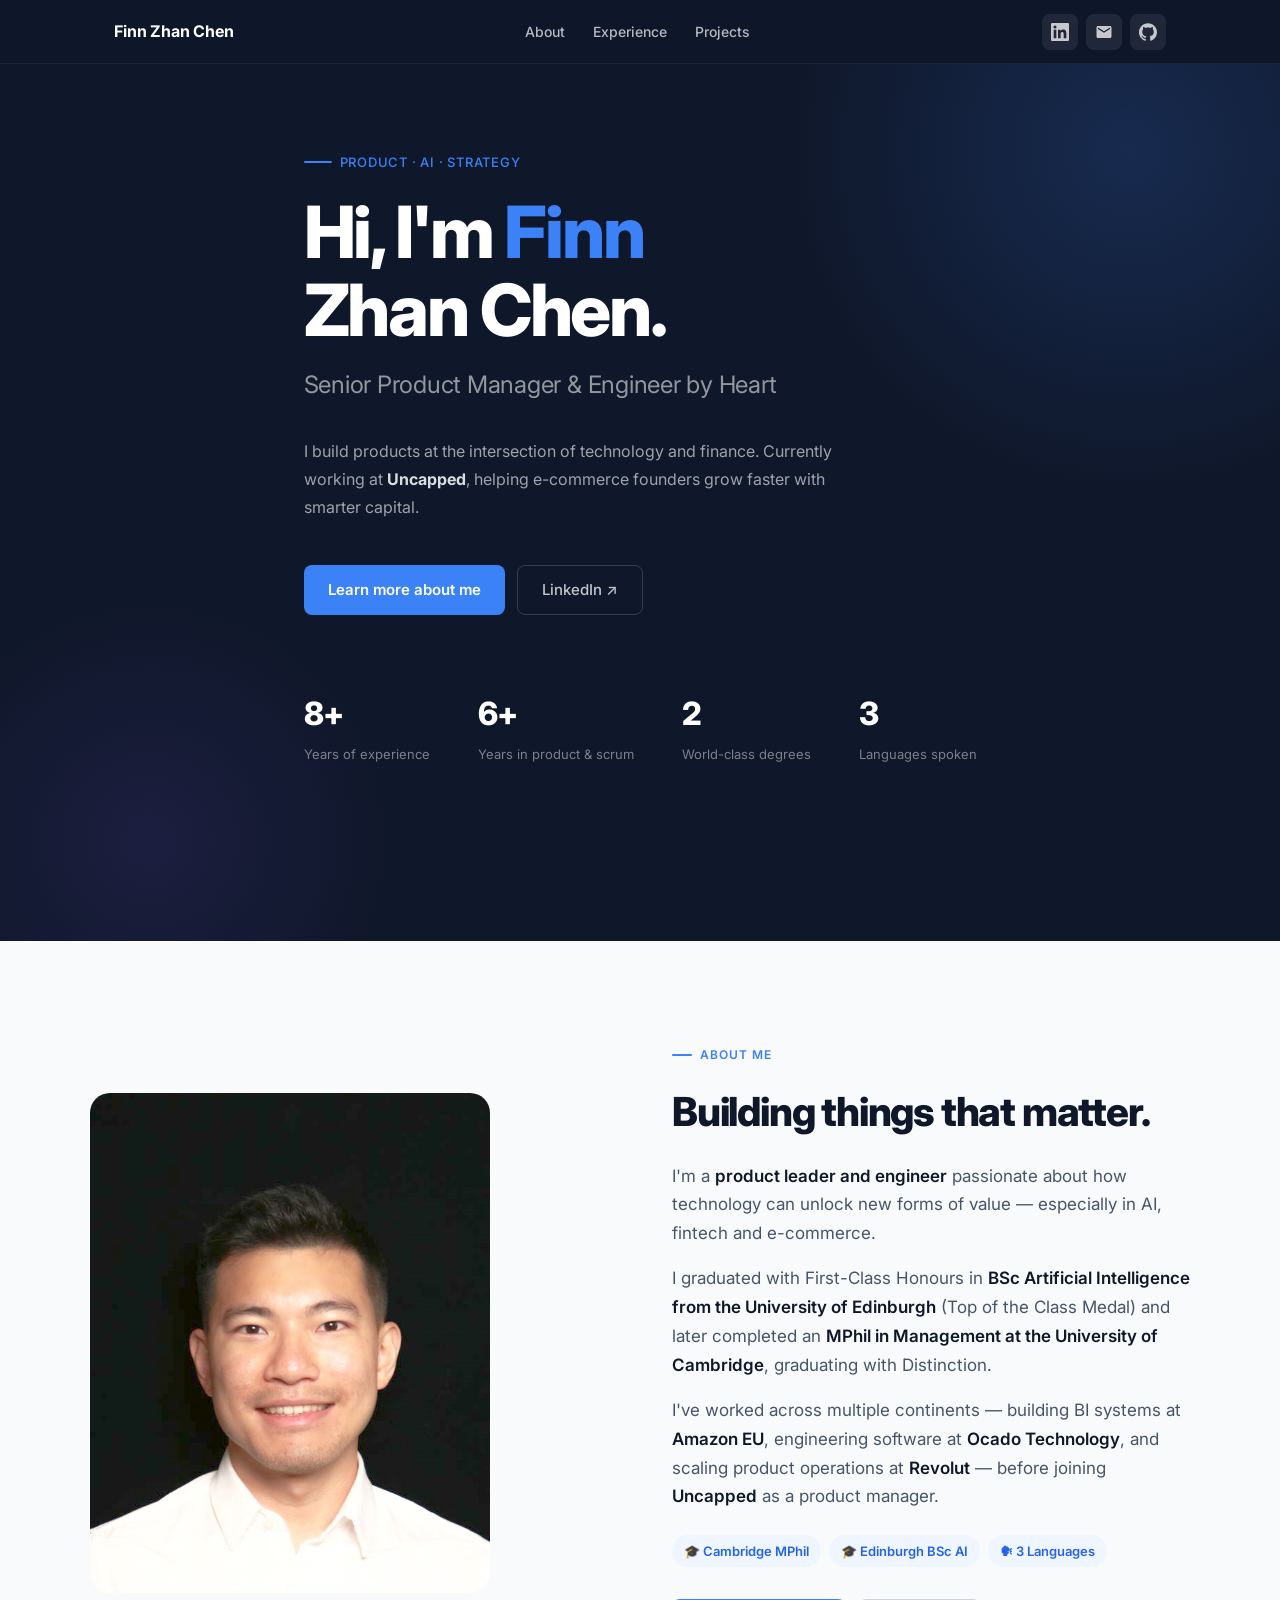
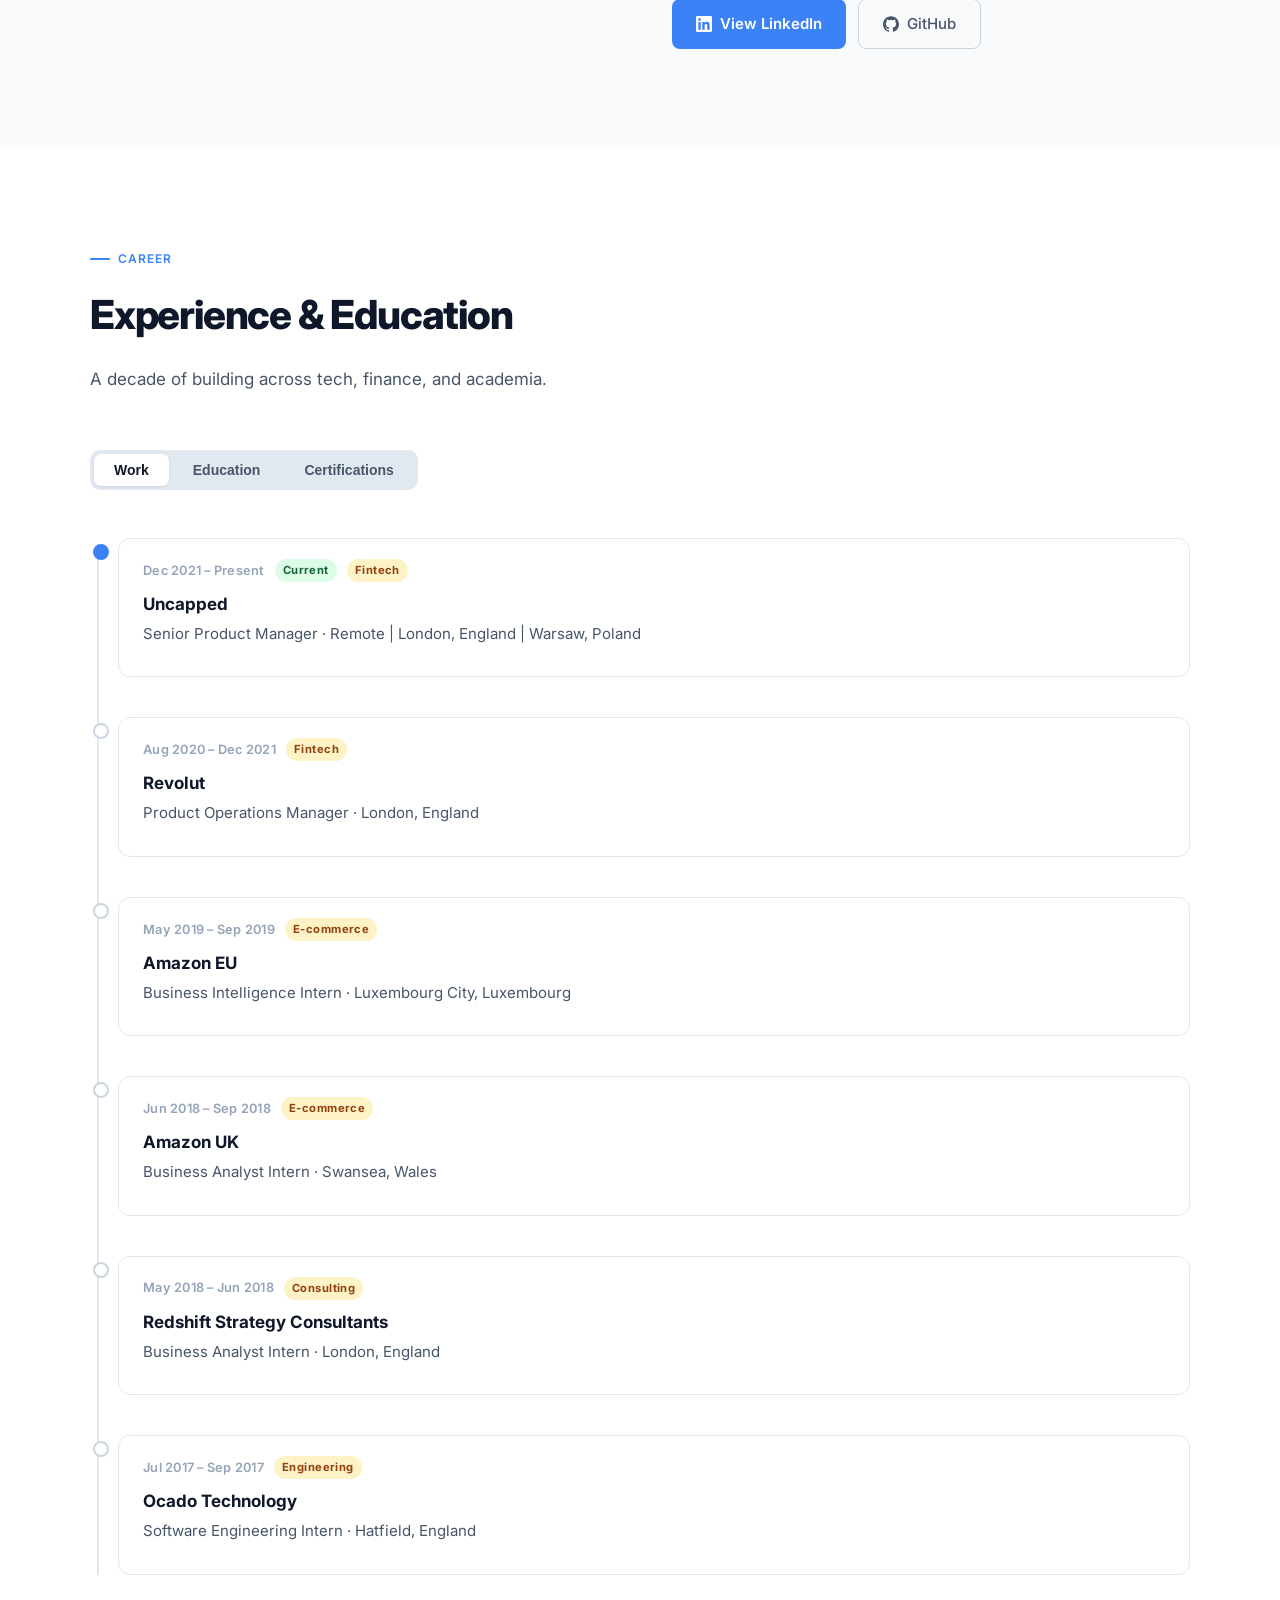
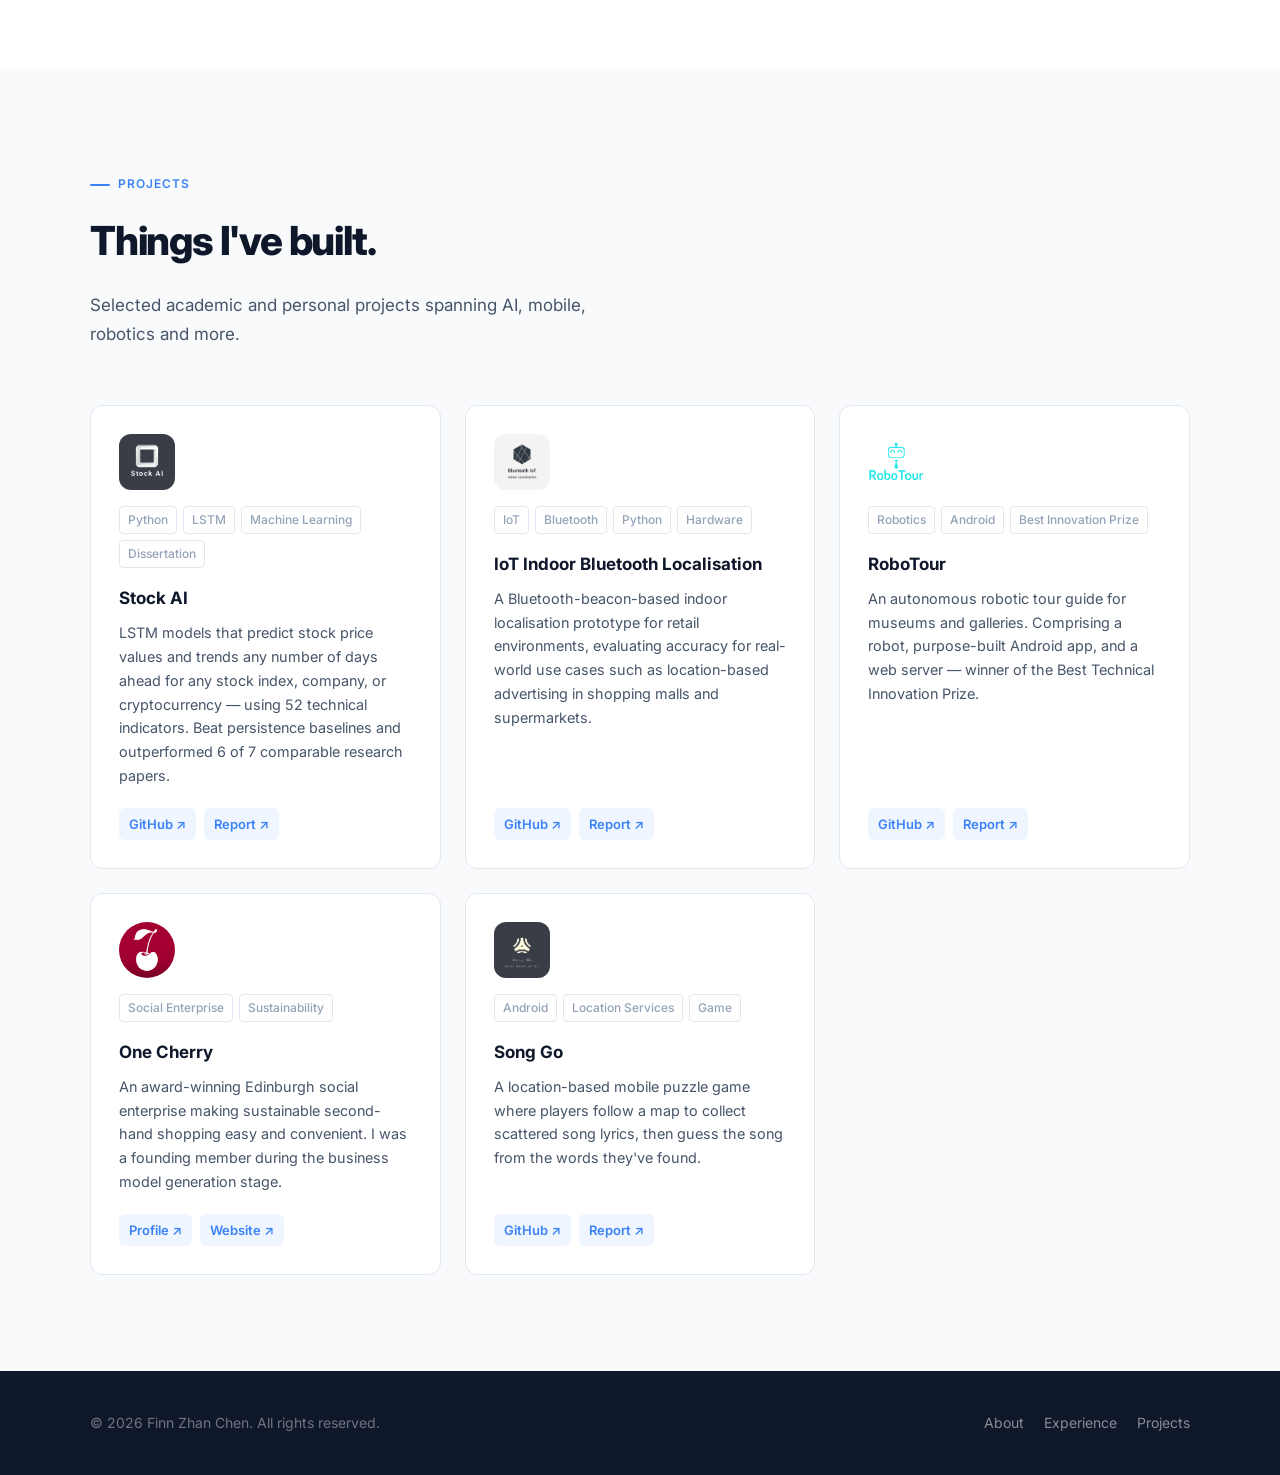
<file: index.html>
<!DOCTYPE html>
<html lang="en">
<head>
  <meta charset="utf-8">
  <meta name="viewport" content="width=device-width, initial-scale=1">
  <title>Finn Zhan Chen | AI &amp; Product Management Consultant · Scrum Expert</title>
  <meta name="description" content="10x full-stack Senior Product Manager and AI consultant — spanning product, engineering, and design. 8+ years of experience. Specialising in AI strategy, product management consulting, and Agile/Scrum. Cambridge MPhil · Edinburgh BSc AI · Ex-Revolut, Amazon, Uncapped.">
  <meta name="author" content="Finn Zhan Chen">
  <meta name="robots" content="index, follow">
  <link rel="canonical" href="https://finnzhanchen.com">

  <!-- Open Graph -->
  <meta property="og:type" content="profile"/>
  <meta property="og:site_name" content="Finn Zhan Chen"/>
  <meta property="og:title" content="Finn Zhan Chen | AI &amp; Product Management Consultant"/>
  <meta property="og:description" content="10x Senior Product Manager and AI consultant with 8+ years of experience. Specialising in AI strategy, product management, and Agile/Scrum. Cambridge MPhil · Edinburgh BSc AI · Ex-Revolut, Amazon."/>
  <meta property="og:url" content="https://finnzhanchen.com"/>
  <meta property="og:image" content="https://finnzhanchen.com/images/finn-headshot.jpg"/>
  <meta property="og:locale" content="en_GB"/>
  <meta property="profile:first_name" content="Finn"/>
  <meta property="profile:last_name" content="Zhan Chen"/>

  <!-- Twitter Card -->
  <meta name="twitter:card" content="summary_large_image">
  <meta name="twitter:title" content="Finn Zhan Chen | AI &amp; Product Management Consultant">
  <meta name="twitter:description" content="Senior Product Manager and AI consultant. Specialising in AI strategy, product management, and Agile/Scrum. Cambridge · Edinburgh · Ex-Revolut, Amazon.">
  <meta name="twitter:image" content="https://finnzhanchen.com/images/finn-headshot.jpg">

  <!-- Structured Data -->
  <script type="application/ld+json">
  {
    "@context": "https://schema.org",
    "@graph": [
      {
        "@type": "Person",
        "@id": "https://finnzhanchen.com/#person",
        "name": "Finn Zhan Chen",
        "url": "https://finnzhanchen.com",
        "image": "https://finnzhanchen.com/images/finn-headshot.jpg",
        "jobTitle": "Senior Product Manager & AI Consultant",
        "description": "10x full-stack product manager and AI consultant with 8+ years of experience across product, engineering, and design. Specialising in AI strategy, product management consulting, and Agile/Scrum.",
        "knowsAbout": [
          "Artificial Intelligence",
          "AI Strategy",
          "AI Consulting",
          "Product Management",
          "Product Management Consulting",
          "10x Product Manager",
          "10x Full Stack Product Manager",
          "Full Stack Product Manager",
          "Product Engineering",
          "Product Design",
          "Agile",
          "Scrum",
          "Fintech",
          "E-commerce",
          "Machine Learning",
          "Business Intelligence",
          "Strategy"
        ],
        "alumniOf": [
          {
            "@type": "CollegeOrUniversity",
            "name": "University of Cambridge",
            "url": "https://www.cam.ac.uk"
          },
          {
            "@type": "CollegeOrUniversity",
            "name": "University of Edinburgh",
            "url": "https://www.ed.ac.uk"
          }
        ],
        "worksFor": {
          "@type": "Organization",
          "name": "Uncapped"
        },
        "sameAs": [
          "https://uk.linkedin.com/in/finnzhanchen",
          "https://github.com/FinnZC"
        ]
      },
      {
        "@type": "WebSite",
        "@id": "https://finnzhanchen.com/#website",
        "url": "https://finnzhanchen.com",
        "name": "Finn Zhan Chen",
        "description": "AI consultant and product management expert. Consulting services in AI strategy, product management, and Scrum.",
        "author": { "@id": "https://finnzhanchen.com/#person" }
      }
    ]
  }
  </script>

  <link href="./images/zhanchenicon.png" rel="icon">
  <link href="https://fonts.googleapis.com/css2?family=Inter:wght@300;400;500;600;700;800&display=swap" rel="stylesheet">
  <style>
    *, *::before, *::after { box-sizing: border-box; margin: 0; padding: 0; }

    :root {
      --bg: #ffffff;
      --bg-subtle: #F8FAFC;
      --bg-card: #ffffff;
      --hero-bg: #0F172A;
      --text-primary: #0F172A;
      --text-secondary: #475569;
      --text-muted: #94A3B8;
      --accent: #3B82F6;
      --accent-hover: #2563EB;
      --accent-light: #EFF6FF;
      --border: #E2E8F0;
      --border-strong: #CBD5E1;
      --radius: 12px;
      --radius-sm: 8px;
      --shadow-sm: 0 1px 3px rgba(0,0,0,.06), 0 1px 2px rgba(0,0,0,.04);
      --shadow: 0 4px 16px rgba(0,0,0,.08);
      --shadow-lg: 0 20px 40px rgba(0,0,0,.10);
      --nav-h: 64px;
      --max-w: 1100px;
    }

    html { scroll-behavior: smooth; font-size: 16px; }

    body {
      font-family: 'Inter', -apple-system, BlinkMacSystemFont, sans-serif;
      background: var(--bg);
      color: var(--text-primary);
      line-height: 1.7;
      -webkit-font-smoothing: antialiased;
    }

    /* ── NAV ── */
    nav {
      position: fixed;
      top: 0; left: 0; right: 0;
      height: var(--nav-h);
      z-index: 1000;
      background: rgba(15, 23, 42, 0.96);
      backdrop-filter: blur(12px);
      border-bottom: 1px solid rgba(255,255,255,.06);
      display: flex;
      align-items: center;
    }
    .nav-inner {
      max-width: var(--max-w);
      margin: 0 auto;
      padding: 0 24px;
      width: 100%;
      display: flex;
      align-items: center;
      justify-content: space-between;
    }
    .nav-logo {
      display: flex;
      align-items: center;
      gap: 10px;
      text-decoration: none;
      color: #fff;
      font-weight: 700;
      font-size: 1rem;
      letter-spacing: -.01em;
    }
    .nav-logo img { height: 32px; width: 32px; border-radius: 6px; }
    .nav-links {
      display: flex;
      align-items: center;
      gap: 4px;
      list-style: none;
    }
    .nav-links a {
      text-decoration: none;
      color: rgba(255,255,255,.70);
      font-size: .875rem;
      font-weight: 500;
      padding: 6px 12px;
      border-radius: 6px;
      transition: color .15s, background .15s;
    }
    .nav-links a:hover { color: #fff; background: rgba(255,255,255,.08); }
    .nav-socials {
      display: flex;
      align-items: center;
      gap: 8px;
    }
    .nav-socials a {
      display: flex;
      align-items: center;
      justify-content: center;
      width: 36px; height: 36px;
      border-radius: 8px;
      background: rgba(255,255,255,.07);
      transition: background .15s;
      color: rgba(255,255,255,.75);
    }
    .nav-socials a:hover { background: rgba(255,255,255,.14); color: #fff; }
    .nav-socials svg { width: 18px; height: 18px; fill: currentColor; }
    .hamburger {
      display: none;
      flex-direction: column;
      gap: 5px;
      cursor: pointer;
      padding: 6px;
    }
    .hamburger span {
      display: block;
      width: 22px; height: 2px;
      background: rgba(255,255,255,.8);
      border-radius: 2px;
      transition: .3s;
    }

    /* ── HERO ── */
    #hero {
      background: var(--hero-bg);
      min-height: 100vh;
      display: flex;
      align-items: center;
      padding-top: var(--nav-h);
      position: relative;
      overflow: hidden;
    }
    #hero::before {
      content: '';
      position: absolute;
      top: -200px; right: -200px;
      width: 700px; height: 700px;
      background: radial-gradient(circle, rgba(59,130,246,.18) 0%, transparent 70%);
      pointer-events: none;
    }
    #hero::after {
      content: '';
      position: absolute;
      bottom: -150px; left: -100px;
      width: 500px; height: 500px;
      background: radial-gradient(circle, rgba(139,92,246,.10) 0%, transparent 70%);
      pointer-events: none;
    }
    .hero-inner {
      max-width: var(--max-w);
      margin: 0 auto;
      padding: 80px 24px;
      position: relative;
      z-index: 1;
    }
    .hero-tag {
      display: inline-flex;
      align-items: center;
      gap: 8px;
      font-size: .8125rem;
      font-weight: 500;
      color: var(--accent);
      letter-spacing: .06em;
      text-transform: uppercase;
      margin-bottom: 20px;
    }
    .hero-tag::before {
      content: '';
      display: inline-block;
      width: 28px; height: 2px;
      background: var(--accent);
      border-radius: 2px;
    }
    .hero-name {
      font-size: clamp(2.5rem, 6vw, 4.5rem);
      font-weight: 800;
      color: #fff;
      line-height: 1.08;
      letter-spacing: -.03em;
      margin-bottom: 16px;
    }
    .hero-name span { color: var(--accent); }
    .hero-role {
      font-size: clamp(1.1rem, 2.5vw, 1.5rem);
      font-weight: 400;
      color: rgba(255,255,255,.55);
      margin-bottom: 32px;
      letter-spacing: -.01em;
    }
    .hero-bio {
      max-width: 580px;
      font-size: 1rem;
      color: rgba(255,255,255,.60);
      line-height: 1.75;
      margin-bottom: 44px;
    }
    .hero-ctas {
      display: flex;
      gap: 12px;
      flex-wrap: wrap;
    }
    .btn-primary {
      display: inline-flex;
      align-items: center;
      gap: 8px;
      padding: 12px 24px;
      background: var(--accent);
      color: #fff;
      text-decoration: none;
      border-radius: var(--radius-sm);
      font-size: .9375rem;
      font-weight: 600;
      transition: background .15s, transform .1s;
    }
    .btn-primary:hover { background: var(--accent-hover); transform: translateY(-1px); }
    .btn-ghost {
      display: inline-flex;
      align-items: center;
      gap: 8px;
      padding: 11px 24px;
      background: transparent;
      color: rgba(255,255,255,.75);
      text-decoration: none;
      border-radius: var(--radius-sm);
      font-size: .9375rem;
      font-weight: 500;
      border: 1px solid rgba(255,255,255,.16);
      transition: background .15s, color .15s;
    }
    .btn-ghost:hover { background: rgba(255,255,255,.06); color: #fff; }
    .hero-stats {
      margin-top: 72px;
      display: flex;
      gap: 48px;
      flex-wrap: wrap;
    }
    .hero-stat-value {
      font-size: 2rem;
      font-weight: 800;
      color: #fff;
      letter-spacing: -.03em;
    }
    .hero-stat-label {
      font-size: .8125rem;
      color: rgba(255,255,255,.45);
      margin-top: 2px;
    }

    /* ── SHARED SECTION STYLES ── */
    section { padding: 96px 24px; }
    section:nth-child(even) { background: var(--bg-subtle); }
    .section-inner {
      max-width: var(--max-w);
      margin: 0 auto;
    }
    .section-label {
      display: inline-flex;
      align-items: center;
      gap: 8px;
      font-size: .75rem;
      font-weight: 600;
      color: var(--accent);
      letter-spacing: .08em;
      text-transform: uppercase;
      margin-bottom: 12px;
    }
    .section-label::before {
      content: '';
      display: inline-block;
      width: 20px; height: 2px;
      background: var(--accent);
      border-radius: 2px;
    }
    .section-heading {
      font-size: clamp(1.75rem, 4vw, 2.5rem);
      font-weight: 800;
      letter-spacing: -.03em;
      color: var(--text-primary);
      margin-bottom: 16px;
    }
    .section-sub {
      font-size: 1.0625rem;
      color: var(--text-secondary);
      max-width: 540px;
      margin-bottom: 56px;
    }

    /* ── ABOUT ── */
    .about-grid {
      display: grid;
      grid-template-columns: 1fr 1fr;
      gap: 64px;
      align-items: center;
    }
    .about-photo-wrap {
      position: relative;
    }
    .about-photo {
      width: 100%;
      max-width: 400px;
      border-radius: 20px;
      display: block;
      object-fit: cover;
      aspect-ratio: 4/5;
    }
    .about-photo-accent {
      position: absolute;
      bottom: -20px;
      right: -20px;
      width: 60%;
      height: 60%;
      border-radius: 16px;
      background: var(--accent-light);
      border: 3px solid var(--accent);
      z-index: -1;
      opacity: .4;
    }
    .about-chips {
      display: flex;
      flex-wrap: wrap;
      gap: 8px;
      margin-top: 24px;
    }
    .chip {
      display: inline-flex;
      align-items: center;
      gap: 6px;
      padding: 5px 12px;
      background: var(--accent-light);
      color: var(--accent-hover);
      border-radius: 20px;
      font-size: .8125rem;
      font-weight: 600;
    }
    .about-text p {
      color: var(--text-secondary);
      font-size: 1.0625rem;
      margin-bottom: 16px;
    }
    .about-text p:last-child { margin-bottom: 0; }
    .about-text strong { color: var(--text-primary); font-weight: 600; }
    .about-links {
      display: flex;
      gap: 12px;
      margin-top: 32px;
      flex-wrap: wrap;
    }

    /* ── TIMELINE ── */
    .timeline-tabs {
      display: flex;
      gap: 4px;
      background: var(--border);
      border-radius: 10px;
      padding: 4px;
      width: fit-content;
      margin-bottom: 48px;
    }
    .tab-btn {
      padding: 8px 20px;
      border-radius: 7px;
      font-size: .875rem;
      font-weight: 600;
      cursor: pointer;
      border: none;
      background: transparent;
      color: var(--text-secondary);
      transition: .2s;
    }
    .tab-btn.active {
      background: #fff;
      color: var(--text-primary);
      box-shadow: var(--shadow-sm);
    }
    .tab-pane { display: none; }
    .tab-pane.active { display: block; }

    .tl {
      position: relative;
      padding-left: 28px;
      list-style: none;
    }
    .tl::before {
      content: '';
      position: absolute;
      left: 7px; top: 6px; bottom: 0;
      width: 2px;
      background: var(--border);
    }
    .tl-item {
      position: relative;
      padding-bottom: 40px;
    }
    .tl-item:last-child { padding-bottom: 0; }
    .tl-dot {
      position: absolute;
      left: -25px;
      top: 6px;
      width: 16px;
      height: 16px;
      border-radius: 50%;
      background: #fff;
      border: 2.5px solid var(--border-strong);
      z-index: 1;
      transition: border-color .2s;
    }
    .tl-item:hover .tl-dot { border-color: var(--accent); }
    .tl-item.featured .tl-dot {
      background: var(--accent);
      border-color: var(--accent);
    }
    .tl-card {
      background: var(--bg-card);
      border: 1px solid var(--border);
      border-radius: var(--radius);
      padding: 20px 24px;
      transition: box-shadow .2s, transform .2s;
    }
    .tl-card:hover { box-shadow: var(--shadow); transform: translateY(-1px); }
    .tl-meta {
      display: flex;
      align-items: center;
      gap: 10px;
      flex-wrap: wrap;
      margin-bottom: 8px;
    }
    .tl-date {
      font-size: .8rem;
      font-weight: 600;
      color: var(--text-muted);
      letter-spacing: .02em;
    }
    .badge {
      font-size: .7rem;
      font-weight: 700;
      padding: 2px 8px;
      border-radius: 20px;
      letter-spacing: .04em;
    }
    .badge-work { background: #FEF3C7; color: #92400E; }
    .badge-edu  { background: #DBEAFE; color: #1E40AF; }
    .badge-current { background: #DCFCE7; color: #166534; }
    .badge-cert { background: #F3E8FF; color: #7C3AED; }
    .badge-partial { background: #F1F5F9; color: #64748B; }
    .tl-org {
      font-size: 1.0625rem;
      font-weight: 700;
      color: var(--text-primary);
      margin-bottom: 2px;
    }
    .tl-role {
      font-size: .9375rem;
      color: var(--text-secondary);
      margin-bottom: 10px;
    }
    .tl-bullets {
      list-style: none;
      display: flex;
      flex-direction: column;
      gap: 4px;
    }
    .tl-bullets li {
      font-size: .9rem;
      color: var(--text-secondary);
      padding-left: 14px;
      position: relative;
    }
    .tl-bullets li::before {
      content: '·';
      position: absolute;
      left: 0;
      color: var(--accent);
      font-size: 1.2rem;
      line-height: 1;
      top: 1px;
    }

    /* ── PORTFOLIO ── */
    .portfolio-grid {
      display: grid;
      grid-template-columns: repeat(auto-fill, minmax(300px, 1fr));
      gap: 24px;
    }
    .proj-card {
      background: var(--bg-card);
      border: 1px solid var(--border);
      border-radius: var(--radius);
      overflow: hidden;
      display: flex;
      flex-direction: column;
      transition: box-shadow .2s, transform .2s;
    }
    .proj-card:hover { box-shadow: var(--shadow-lg); transform: translateY(-3px); }
    .proj-icon-wrap {
      padding: 28px 28px 0;
    }
    .proj-icon {
      width: 56px; height: 56px;
      border-radius: 12px;
      object-fit: contain;
      display: block;
    }
    .proj-body { padding: 16px 28px 28px; flex: 1; display: flex; flex-direction: column; }
    .proj-title {
      font-size: 1.0625rem;
      font-weight: 700;
      color: var(--text-primary);
      margin-bottom: 8px;
    }
    .proj-desc {
      font-size: .9rem;
      color: var(--text-secondary);
      line-height: 1.65;
      flex: 1;
      margin-bottom: 20px;
    }
    .proj-links {
      display: flex;
      gap: 8px;
      flex-wrap: wrap;
    }
    .proj-link {
      display: inline-flex;
      align-items: center;
      gap: 5px;
      font-size: .8125rem;
      font-weight: 600;
      color: var(--accent);
      text-decoration: none;
      padding: 5px 10px;
      background: var(--accent-light);
      border-radius: 6px;
      transition: background .15s;
    }
    .proj-link:hover { background: #DBEAFE; }
    .proj-tags {
      display: flex;
      flex-wrap: wrap;
      gap: 6px;
      margin-bottom: 16px;
    }
    .proj-tag {
      font-size: .75rem;
      font-weight: 500;
      color: var(--text-muted);
      padding: 3px 8px;
      border: 1px solid var(--border);
      border-radius: 4px;
    }

    /* ── CONTACT ── */
    .contact-grid {
      display: grid;
      grid-template-columns: 1fr 1fr;
      gap: 64px;
      align-items: start;
    }
    .contact-lead {
      font-size: 1.125rem;
      color: var(--text-secondary);
      line-height: 1.75;
      margin-bottom: 32px;
    }
    .contact-item {
      display: flex;
      align-items: center;
      gap: 14px;
      padding: 16px 0;
      border-bottom: 1px solid var(--border);
      text-decoration: none;
      color: var(--text-primary);
      transition: color .15s;
    }
    .contact-item:last-child { border-bottom: none; }
    .contact-item:hover { color: var(--accent); }
    .contact-icon {
      width: 40px; height: 40px;
      border-radius: 10px;
      background: var(--bg-subtle);
      display: flex;
      align-items: center;
      justify-content: center;
      flex-shrink: 0;
      color: var(--text-secondary);
    }
    .contact-icon svg { width: 20px; height: 20px; fill: currentColor; }
    .contact-label {
      font-size: .8125rem;
      color: var(--text-muted);
      margin-bottom: 1px;
    }
    .contact-value { font-size: .9375rem; font-weight: 600; }
    .highlights-card {
      background: var(--hero-bg);
      border-radius: 20px;
      padding: 36px;
      color: rgba(255,255,255,.8);
    }
    .highlights-card h3 {
      font-size: 1.1rem;
      font-weight: 700;
      color: #fff;
      margin-bottom: 20px;
    }
    .highlight-row {
      display: flex;
      gap: 12px;
      align-items: flex-start;
      padding: 10px 0;
      border-bottom: 1px solid rgba(255,255,255,.07);
    }
    .highlight-row:last-child { border-bottom: none; }
    .highlight-num {
      font-size: 1.25rem;
      font-weight: 800;
      color: var(--accent);
      line-height: 1;
      min-width: 44px;
    }
    .highlight-text {
      font-size: .9rem;
      color: rgba(255,255,255,.6);
      line-height: 1.5;
    }

    /* ── FOOTER ── */
    footer {
      background: var(--hero-bg);
      padding: 40px 24px;
      text-align: center;
    }
    .footer-inner {
      max-width: var(--max-w);
      margin: 0 auto;
      display: flex;
      align-items: center;
      justify-content: space-between;
      flex-wrap: wrap;
      gap: 16px;
    }
    footer p { font-size: .875rem; color: rgba(255,255,255,.4); }
    .footer-links { display: flex; gap: 20px; }
    .footer-links a {
      font-size: .875rem;
      color: rgba(255,255,255,.5);
      text-decoration: none;
      transition: color .15s;
    }
    .footer-links a:hover { color: #fff; }

    /* ── SCROLL REVEAL ── */
    .reveal {
      opacity: 0;
      transform: translateY(24px);
      transition: opacity .5s ease, transform .5s ease;
    }
    .reveal.visible {
      opacity: 1;
      transform: none;
    }

    /* ── MOBILE MENU ── */
    .mobile-menu {
      display: none;
      position: fixed;
      top: var(--nav-h);
      left: 0; right: 0;
      background: #0F172A;
      border-bottom: 1px solid rgba(255,255,255,.1);
      padding: 16px 24px 24px;
      z-index: 999;
    }
    .mobile-menu.open { display: block; }
    .mobile-menu a {
      display: block;
      padding: 10px 0;
      color: rgba(255,255,255,.7);
      text-decoration: none;
      font-size: 1rem;
      font-weight: 500;
      border-bottom: 1px solid rgba(255,255,255,.06);
    }
    .mobile-menu a:hover { color: #fff; }
    .mobile-menu a:last-child { border-bottom: none; }

    /* ── RESPONSIVE ── */
    @media (max-width: 768px) {
      section { padding: 64px 20px; }
      .nav-links, .nav-socials { display: none; }
      .hamburger { display: flex; }
      .about-grid { grid-template-columns: 1fr; }
      .about-photo-wrap { text-align: center; }
      .about-photo { max-width: 280px; margin: 0 auto; aspect-ratio: 1; }
      .contact-grid { grid-template-columns: 1fr; }
      .hero-stats { gap: 32px; }
      .portfolio-grid { grid-template-columns: 1fr; }
      .timeline-tabs { flex-wrap: wrap; }
    }
  </style>
</head>
<body>

<!-- NAV -->
<nav>
  <div class="nav-inner">
    <a class="nav-logo" href="#hero">
      Finn Zhan Chen
    </a>

    <ul class="nav-links">
      <li><a href="#about">About</a></li>
      <li><a href="#experience">Experience</a></li>
      <li><a href="#portfolio">Projects</a></li>
    </ul>

    <div class="nav-socials">
      <a href="https://uk.linkedin.com/in/finnzhanchen" target="_blank" rel="noopener noreferrer" title="LinkedIn">
        <!-- LinkedIn -->
        <svg viewBox="0 0 24 24" xmlns="http://www.w3.org/2000/svg" aria-hidden="true"><path d="M20.447 20.452h-3.554v-5.569c0-1.328-.027-3.037-1.852-3.037-1.853 0-2.136 1.445-2.136 2.939v5.667H9.351V9h3.414v1.561h.046c.477-.9 1.637-1.85 3.37-1.85 3.601 0 4.267 2.37 4.267 5.455v6.286zM5.337 7.433a2.062 2.062 0 0 1-2.063-2.065 2.064 2.064 0 1 1 2.063 2.065zm1.782 13.019H3.555V9h3.564v11.452zM22.225 0H1.771C.792 0 0 .774 0 1.729v20.542C0 23.227.792 24 1.771 24h20.451C23.2 24 24 23.227 24 22.271V1.729C24 .774 23.2 0 22.222 0h.003z"/></svg>
      </a>
      <a href="mailto:finnzhanchen@gmail.com" title="Email">
        <!-- Envelope -->
        <svg viewBox="0 0 24 24" xmlns="http://www.w3.org/2000/svg" aria-hidden="true"><path d="M20 4H4c-1.1 0-2 .9-2 2v12c0 1.1.9 2 2 2h16c1.1 0 2-.9 2-2V6c0-1.1-.9-2-2-2zm0 4-8 5-8-5V6l8 5 8-5v2z"/></svg>
      </a>
      <a href="https://github.com/FinnZC" target="_blank" rel="noopener noreferrer" title="GitHub">
        <!-- GitHub -->
        <svg viewBox="0 0 24 24" xmlns="http://www.w3.org/2000/svg" aria-hidden="true"><path d="M12 .297c-6.63 0-12 5.373-12 12 0 5.303 3.438 9.8 8.205 11.385.6.113.82-.258.82-.577 0-.285-.01-1.04-.015-2.04-3.338.724-4.042-1.61-4.042-1.61C4.422 18.07 3.633 17.7 3.633 17.7c-1.087-.744.084-.729.084-.729 1.205.084 1.838 1.236 1.838 1.236 1.07 1.835 2.809 1.305 3.495.998.108-.776.417-1.305.76-1.605-2.665-.3-5.466-1.332-5.466-5.93 0-1.31.465-2.38 1.235-3.22-.135-.303-.54-1.523.105-3.176 0 0 1.005-.322 3.3 1.23.96-.267 1.98-.399 3-.405 1.02.006 2.04.138 3 .405 2.28-1.552 3.285-1.23 3.285-1.23.645 1.653.24 2.873.12 3.176.765.84 1.23 1.91 1.23 3.22 0 4.61-2.805 5.625-5.475 5.92.42.36.81 1.096.81 2.22 0 1.606-.015 2.896-.015 3.286 0 .315.21.69.825.57C20.565 22.092 24 17.592 24 12.297c0-6.627-5.373-12-12-12"/></svg>
      </a>
    </div>

    <div class="hamburger" onclick="toggleMenu()" aria-label="Menu">
      <span></span><span></span><span></span>
    </div>
  </div>
</nav>

<!-- MOBILE MENU -->
<div class="mobile-menu" id="mobileMenu">
  <a href="#about" onclick="toggleMenu()">About</a>
  <a href="#experience" onclick="toggleMenu()">Experience</a>
  <a href="#portfolio" onclick="toggleMenu()">Projects</a>
</div>

<!-- HERO -->
<section id="hero">
  <div class="hero-inner">
    <div class="hero-tag">Product · AI · Strategy</div>
    <h1 class="hero-name">Hi, I'm <span>Finn</span><br>Zhan Chen.</h1>
    <p class="hero-role">Senior Product Manager &amp; Engineer by Heart</p>
    <p class="hero-bio">
      I build products at the intersection of technology and finance. Currently working at <strong style="color:rgba(255,255,255,.85)">Uncapped</strong>,
      helping e-commerce founders grow faster with smarter capital.
    </p>
    <div class="hero-ctas">
      <a class="btn-primary" href="#about">Learn more about me</a>
      <a class="btn-ghost" href="https://uk.linkedin.com/in/finnzhanchen" target="_blank" rel="noopener noreferrer">LinkedIn ↗</a>
    </div>
    <div class="hero-stats">
      <div>
        <div class="hero-stat-value">8+</div>
        <div class="hero-stat-label">Years of experience</div>
      </div>

      <div>


      <div class="hero-stat-value">6+</div>
      <div class="hero-stat-label">Years in product &amp; scrum</div>
      </div>
      <div>
        <div class="hero-stat-value">2</div>
        <div class="hero-stat-label">World-class degrees</div>
      </div>
      <div>
        <div class="hero-stat-value">3</div>
        <div class="hero-stat-label">Languages spoken</div>
      </div>

    </div>
  </div>
</section>

<!-- ABOUT -->
<section id="about">
  <div class="section-inner">
    <div class="about-grid">

      <div class="about-photo-wrap reveal">
        <img
          class="about-photo"
          src="./images/finn-headshot.jpg"
          alt="Finn Zhan Chen"
          onerror="this.style.display='none'; this.nextElementSibling.style.display='flex'"
        >
        <!-- Fallback if no photo -->
        <div style="display:none; width:100%; max-width:360px; aspect-ratio:4/5; background:linear-gradient(135deg,#3B82F6,#7C3AED); border-radius:20px; align-items:center; justify-content:center; font-size:5rem; color:white;">F</div>
        <div class="about-photo-accent"></div>
      </div>

      <div class="about-text reveal">
        <div class="section-label">About me</div>
        <h2 class="section-heading">Building things that matter.</h2>

        <p>
          I'm a <strong>product leader and engineer</strong> passionate about how technology can unlock new forms of value — especially in AI, fintech and e-commerce.
        </p>
        <p>
          I graduated with First-Class Honours in <strong>BSc Artificial Intelligence from the University of Edinburgh</strong> (Top of the Class Medal) and later completed an <strong>MPhil in Management at the University of Cambridge</strong>, graduating with Distinction.        </p>
        <p>
          I've worked across multiple continents — building BI systems at <strong>Amazon EU</strong>, engineering software at <strong>Ocado Technology</strong>, and scaling product operations at <strong>Revolut</strong> — before joining <strong>Uncapped</strong> as a product manager.
        </p>

        <div class="about-chips">
          <span class="chip">🎓 Cambridge MPhil</span>
          <span class="chip">🎓 Edinburgh BSc AI</span>
          <span class="chip">🗣 3 Languages</span>
        </div>

        <div class="about-links">
          <a class="btn-primary" href="https://uk.linkedin.com/in/finnzhanchen" target="_blank">
            <svg width="16" height="16" viewBox="0 0 24 24" fill="currentColor" aria-hidden="true"><path d="M20.447 20.452h-3.554v-5.569c0-1.328-.027-3.037-1.852-3.037-1.853 0-2.136 1.445-2.136 2.939v5.667H9.351V9h3.414v1.561h.046c.477-.9 1.637-1.85 3.37-1.85 3.601 0 4.267 2.37 4.267 5.455v6.286zM5.337 7.433a2.062 2.062 0 0 1-2.063-2.065 2.064 2.064 0 1 1 2.063 2.065zm1.782 13.019H3.555V9h3.564v11.452zM22.225 0H1.771C.792 0 0 .774 0 1.729v20.542C0 23.227.792 24 1.771 24h20.451C23.2 24 24 23.227 24 22.271V1.729C24 .774 23.2 0 22.222 0h.003z"/></svg>
            View LinkedIn
          </a>
          <a class="btn-ghost" href="https://github.com/FinnZC" target="_blank" style="border-color:var(--border-strong);color:var(--text-secondary)">
            <svg width="16" height="16" viewBox="0 0 24 24" fill="currentColor" aria-hidden="true"><path d="M12 .297c-6.63 0-12 5.373-12 12 0 5.303 3.438 9.8 8.205 11.385.6.113.82-.258.82-.577 0-.285-.01-1.04-.015-2.04-3.338.724-4.042-1.61-4.042-1.61C4.422 18.07 3.633 17.7 3.633 17.7c-1.087-.744.084-.729.084-.729 1.205.084 1.838 1.236 1.838 1.236 1.07 1.835 2.809 1.305 3.495.998.108-.776.417-1.305.76-1.605-2.665-.3-5.466-1.332-5.466-5.93 0-1.31.465-2.38 1.235-3.22-.135-.303-.54-1.523.105-3.176 0 0 1.005-.322 3.3 1.23.96-.267 1.98-.399 3-.405 1.02.006 2.04.138 3 .405 2.28-1.552 3.285-1.23 3.285-1.23.645 1.653.24 2.873.12 3.176.765.84 1.23 1.91 1.23 3.22 0 4.61-2.805 5.625-5.475 5.92.42.36.81 1.096.81 2.22 0 1.606-.015 2.896-.015 3.286 0 .315.21.69.825.57C20.565 22.092 24 17.592 24 12.297c0-6.627-5.373-12-12-12"/></svg>
            GitHub
          </a>
        </div>
      </div>

    </div>
  </div>
</section>

<!-- EXPERIENCE & EDUCATION -->
<section id="experience">
  <div class="section-inner">
    <div class="reveal">
      <div class="section-label">Career</div>
      <h2 class="section-heading">Experience &amp; Education</h2>
      <p class="section-sub">A decade of building across tech, finance, and academia.</p>
    </div>

    <div class="timeline-tabs reveal">
      <button class="tab-btn active" onclick="switchTab('work', this)">Work</button>
      <button class="tab-btn" onclick="switchTab('education', this)">Education</button>
      <button class="tab-btn" onclick="switchTab('certifications', this)">Certifications</button>
    </div>

    <!-- WORK TAB -->
    <div class="tab-pane active" id="tab-work">
      <ul class="tl">

        <li class="tl-item featured">
          <div class="tl-dot"></div>
          <div class="tl-card reveal">
            <div class="tl-meta">
              <span class="tl-date">Dec 2021 – Present</span>
              <span class="badge badge-current">Current</span>
              <span class="badge badge-work">Fintech</span>
            </div>
            <div class="tl-org">Uncapped</div>
            <div class="tl-role">Senior Product Manager · Remote | London, England | Warsaw, Poland</div>
          </div>
        </li>

        <li class="tl-item">
          <div class="tl-dot"></div>
          <div class="tl-card reveal">
            <div class="tl-meta">
              <span class="tl-date">Aug 2020 – Dec 2021</span>
              <span class="badge badge-work">Fintech</span>
            </div>
            <div class="tl-org">Revolut</div>
            <div class="tl-role">Product Operations Manager · London, England</div>
          </div>
        </li>

        <li class="tl-item">
          <div class="tl-dot"></div>
          <div class="tl-card reveal">
            <div class="tl-meta">
              <span class="tl-date">May 2019 – Sep 2019</span>
              <span class="badge badge-work">E-commerce</span>
            </div>
            <div class="tl-org">Amazon EU</div>
            <div class="tl-role">Business Intelligence Intern · Luxembourg City, Luxembourg</div>
          </div>
        </li>

        <li class="tl-item">
          <div class="tl-dot"></div>
          <div class="tl-card reveal">
            <div class="tl-meta">
              <span class="tl-date">Jun 2018 – Sep 2018</span>
              <span class="badge badge-work">E-commerce</span>
            </div>
            <div class="tl-org">Amazon UK</div>
            <div class="tl-role">Business Analyst Intern · Swansea, Wales</div>
          </div>
        </li>

        <li class="tl-item">
          <div class="tl-dot"></div>
          <div class="tl-card reveal">
            <div class="tl-meta">
              <span class="tl-date">May 2018 – Jun 2018</span>
              <span class="badge badge-work">Consulting</span>
            </div>
            <div class="tl-org">Redshift Strategy Consultants</div>
            <div class="tl-role">Business Analyst Intern · London, England</div>
          </div>
        </li>

        <li class="tl-item">
          <div class="tl-dot"></div>
          <div class="tl-card reveal">
            <div class="tl-meta">
              <span class="tl-date">Jul 2017 – Sep 2017</span>
              <span class="badge badge-work">Engineering</span>
            </div>
            <div class="tl-org">Ocado Technology</div>
            <div class="tl-role">Software Engineering Intern · Hatfield, England</div>
          </div>
        </li>

      </ul>
    </div>

    <!-- EDUCATION TAB -->
    <div class="tab-pane" id="tab-education">
      <ul class="tl">

        <li class="tl-item featured">
          <div class="tl-dot"></div>
          <div class="tl-card reveal">
            <div class="tl-meta">
              <span class="tl-date">Oct 2019 – Jul 2020</span>
              <span class="badge badge-edu">Master's</span>
            </div>
            <div class="tl-org">University of Cambridge</div>
            <div class="tl-role">MPhil in Management · Cambridge Judge Business School</div>
            <ul class="tl-bullets">
              <li>Graduated with Commendation (70%+)</li>
              <li>Class Representative at Cambridge Judge Business School</li>
              <li>Member of Fitzwilliam College</li>
            </ul>
          </div>
        </li>

        <li class="tl-item featured">
          <div class="tl-dot"></div>
          <div class="tl-card reveal">
            <div class="tl-meta">
              <span class="tl-date">Sep 2015 – Jul 2019</span>
              <span class="badge badge-edu">Bachelor's</span>
            </div>
            <div class="tl-org">University of Edinburgh</div>
            <div class="tl-role">BSc Artificial Intelligence · School of Informatics</div>
            <ul class="tl-bullets">
              <li>First-Class Honours, <strong>Top of Class Medal</strong> (highest overall mark)</li>
              <li>Consecutive Class Representative, Brand Representative, Student Ambassador</li>
              <li>
                <a href="https://www.freshminds.co.uk/whats-fresh/post/2018/08/06/announcing-the-2019-one-s-to-watch" target="_blank" rel="noopener noreferrer" style="color:var(--accent)">Ones to Watch 2019</a>,
                ACCA Future CFO of the Year Finalist,
                <a href="https://github.com/mahbubiftekhar/RoboTour" target="_blank" rel="noopener noreferrer" style="color:var(--accent)">Best Technical Innovation Prize</a>
              </li>
              <li>Erasmus+ Scholarship · Principal's Go Abroad Fund · 8 Edinburgh Awards · Duke of Edinburgh Award</li>
            </ul>
          </div>
        </li>

      </ul>
    </div>

    <!-- CERTIFICATIONS TAB -->
    <div class="tab-pane" id="tab-certifications">
      <ul class="tl">

        <li class="tl-item featured">
          <div class="tl-dot"></div>
          <div class="tl-card reveal">
            <div class="tl-meta">
              <span class="badge badge-cert">Chartered</span>
              <span class="badge badge-current">Awarded</span>
            </div>
            <div class="tl-org">BCS, The Chartered Institute for IT</div>
            <div class="tl-role">Chartered IT Professional (CITP)</div>
          </div>
        </li>

        <li class="tl-item">
          <div class="tl-dot"></div>
          <div class="tl-card reveal">
            <div class="tl-meta">
              <span class="badge badge-cert">Chartered</span>
              <span class="badge badge-partial">Partial</span>
            </div>
            <div class="tl-org">Science Council</div>
            <div class="tl-role">Chartered Scientist (CSci)</div>
          </div>
        </li>

        <li class="tl-item">
          <div class="tl-dot"></div>
          <div class="tl-card reveal">
            <div class="tl-meta">
              <span class="badge badge-cert">Chartered</span>
              <span class="badge badge-partial">Partial</span>
            </div>
            <div class="tl-org">Engineering Council</div>
            <div class="tl-role">Chartered Engineer (CEng)</div>
          </div>
        </li>

      </ul>
    </div>

  </div>
</section>

<!-- PORTFOLIO -->
<section id="portfolio">
  <div class="section-inner">
    <div class="reveal">
      <div class="section-label">Projects</div>
      <h2 class="section-heading">Things I've built.</h2>
      <p class="section-sub">Selected academic and personal projects spanning AI, mobile, robotics and more.</p>
    </div>

    <div class="portfolio-grid">

      <div class="proj-card reveal">
        <div class="proj-icon-wrap">
          <img class="proj-icon" src="./images/stockai.png" alt="Stock AI">
        </div>
        <div class="proj-body">
          <div class="proj-tags">
            <span class="proj-tag">Python</span>
            <span class="proj-tag">LSTM</span>
            <span class="proj-tag">Machine Learning</span>
            <span class="proj-tag">Dissertation</span>
          </div>
          <div class="proj-title">Stock AI</div>
          <p class="proj-desc">
            LSTM models that predict stock price values and trends any number of days ahead for any stock index, company, or cryptocurrency — using 52 technical indicators. Beat persistence baselines and outperformed 6 of 7 comparable research papers.
          </p>
          <div class="proj-links">
            <a class="proj-link" href="https://github.com/FinnZC/Stock-AI" target="_blank">GitHub ↗</a>
            <a class="proj-link" href="./papers/Stock_AI.pdf" target="_blank">Report ↗</a>
          </div>
        </div>
      </div>

      <div class="proj-card reveal">
        <div class="proj-icon-wrap">
          <img class="proj-icon" src="./images/iot.png" alt="IoT Localisation">
        </div>
        <div class="proj-body">
          <div class="proj-tags">
            <span class="proj-tag">IoT</span>
            <span class="proj-tag">Bluetooth</span>
            <span class="proj-tag">Python</span>
            <span class="proj-tag">Hardware</span>
          </div>
          <div class="proj-title">IoT Indoor Bluetooth Localisation</div>
          <p class="proj-desc">
            A Bluetooth-beacon-based indoor localisation prototype for retail environments, evaluating accuracy for real-world use cases such as location-based advertising in shopping malls and supermarkets.
          </p>
          <div class="proj-links">
            <a class="proj-link" href="https://github.com/FinnZC/IoT_Indoor_Bluetooth_Localisation" target="_blank">GitHub ↗</a>
            <a class="proj-link" href="./papers/IoT.pdf" target="_blank">Report ↗</a>
          </div>
        </div>
      </div>

      <div class="proj-card reveal">
        <div class="proj-icon-wrap">
          <img class="proj-icon" src="./images/robotour.png" alt="RoboTour">
        </div>
        <div class="proj-body">
          <div class="proj-tags">
            <span class="proj-tag">Robotics</span>
            <span class="proj-tag">Android</span>
            <span class="proj-tag">Best Innovation Prize</span>
          </div>
          <div class="proj-title">RoboTour</div>
          <p class="proj-desc">
            An autonomous robotic tour guide for museums and galleries. Comprising a robot, purpose-built Android app, and a web server — winner of the Best Technical Innovation Prize.
          </p>
          <div class="proj-links">
            <a class="proj-link" href="https://github.com/FinnZC/RoboTour" target="_blank">GitHub ↗</a>
            <a class="proj-link" href="./papers/RoboTour.pdf" target="_blank">Report ↗</a>
          </div>
        </div>
      </div>

      <div class="proj-card reveal">
        <div class="proj-icon-wrap">
          <img class="proj-icon" src="./images/onecherry.jpg" alt="One Cherry" style="border-radius:50%; object-fit:cover;">
        </div>
        <div class="proj-body">
          <div class="proj-tags">
            <span class="proj-tag">Social Enterprise</span>
            <span class="proj-tag">Sustainability</span>
          </div>
          <div class="proj-title">One Cherry</div>
          <p class="proj-desc">
            An award-winning Edinburgh social enterprise making sustainable second-hand shopping easy and convenient. I was a founding member during the business model generation stage.
          </p>
          <div class="proj-links">
            <a class="proj-link" href="https://climatelaunchpad.org/finalists/one-cherry/" target="_blank">Profile ↗</a>
            <a class="proj-link" href="https://onecherry.co.uk/" target="_blank">Website ↗</a>
          </div>
        </div>
      </div>

      <div class="proj-card reveal">
        <div class="proj-icon-wrap">
          <img class="proj-icon" src="./images/songgo.png" alt="Song Go">
        </div>
        <div class="proj-body">
          <div class="proj-tags">
            <span class="proj-tag">Android</span>
            <span class="proj-tag">Location Services</span>
            <span class="proj-tag">Game</span>
          </div>
          <div class="proj-title">Song Go</div>
          <p class="proj-desc">
            A location-based mobile puzzle game where players follow a map to collect scattered song lyrics, then guess the song from the words they've found.
          </p>
          <div class="proj-links">
            <a class="proj-link" href="https://github.com/FinnZC/SongGO" target="_blank">GitHub ↗</a>
            <a class="proj-link" href="./papers/SongGo.pdf" target="_blank">Report ↗</a>
          </div>
        </div>
      </div>

    </div>
  </div>
</section>


<!-- FOOTER -->
<footer>
  <div class="footer-inner">
    <p>© 2026 Finn Zhan Chen. All rights reserved.</p>
    <div class="footer-links">
      <a href="#about">About</a>
      <a href="#experience">Experience</a>
      <a href="#portfolio">Projects</a>
    </div>
  </div>
</footer>

<script>
  // Mobile menu
  function toggleMenu() {
    document.getElementById('mobileMenu').classList.toggle('open');
  }

  // Tab switching
  function switchTab(name, el) {
    document.querySelectorAll('.tab-pane').forEach(p => p.classList.remove('active'));
    document.getElementById('tab-' + name).classList.add('active');
    document.querySelectorAll('.tab-btn').forEach(b => b.classList.remove('active'));
    el.classList.add('active');
  }

  // Scroll reveal
  const revealEls = document.querySelectorAll('.reveal');
  const observer = new IntersectionObserver((entries) => {
    entries.forEach((entry, i) => {
      if (entry.isIntersecting) {
        setTimeout(() => entry.target.classList.add('visible'), i * 60);
        observer.unobserve(entry.target);
      }
    });
  }, { threshold: 0.08, rootMargin: '0px 0px -40px 0px' });
  revealEls.forEach(el => observer.observe(el));

  // Close mobile menu on outside click
  document.addEventListener('click', (e) => {
    const menu = document.getElementById('mobileMenu');
    const hamburger = document.querySelector('.hamburger');
    if (!menu.contains(e.target) && !hamburger.contains(e.target)) {
      menu.classList.remove('open');
    }
  });

  // Active nav link on scroll
  const sections = document.querySelectorAll('section[id]');
  const navLinks = document.querySelectorAll('.nav-links a');
  window.addEventListener('scroll', () => {
    const scrollY = window.scrollY + 100;
    sections.forEach(section => {
      const top = section.offsetTop;
      const bottom = top + section.offsetHeight;
      if (scrollY >= top && scrollY < bottom) {
        navLinks.forEach(a => {
          a.style.color = a.getAttribute('href') === '#' + section.id
            ? '#fff' : '';
        });
      }
    });
  }, { passive: true });
</script>
</body>
</html>
</file>
